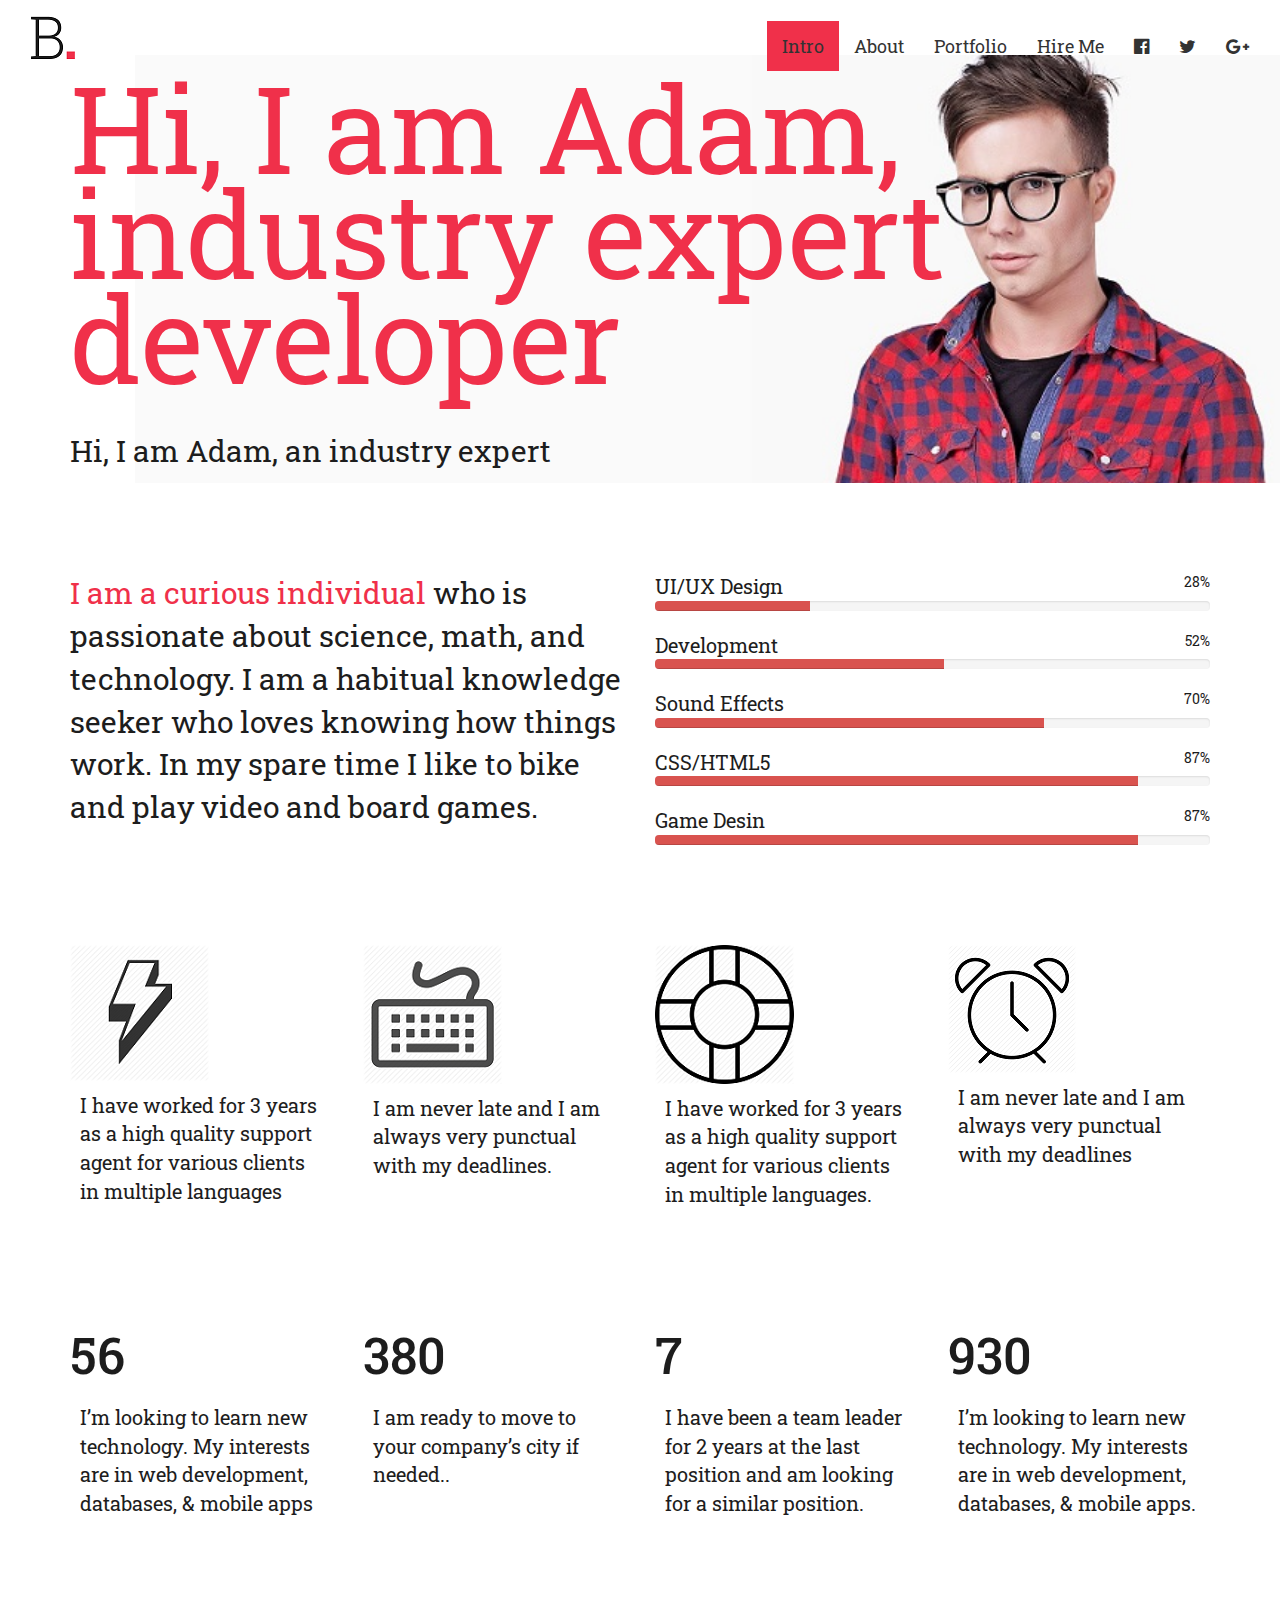
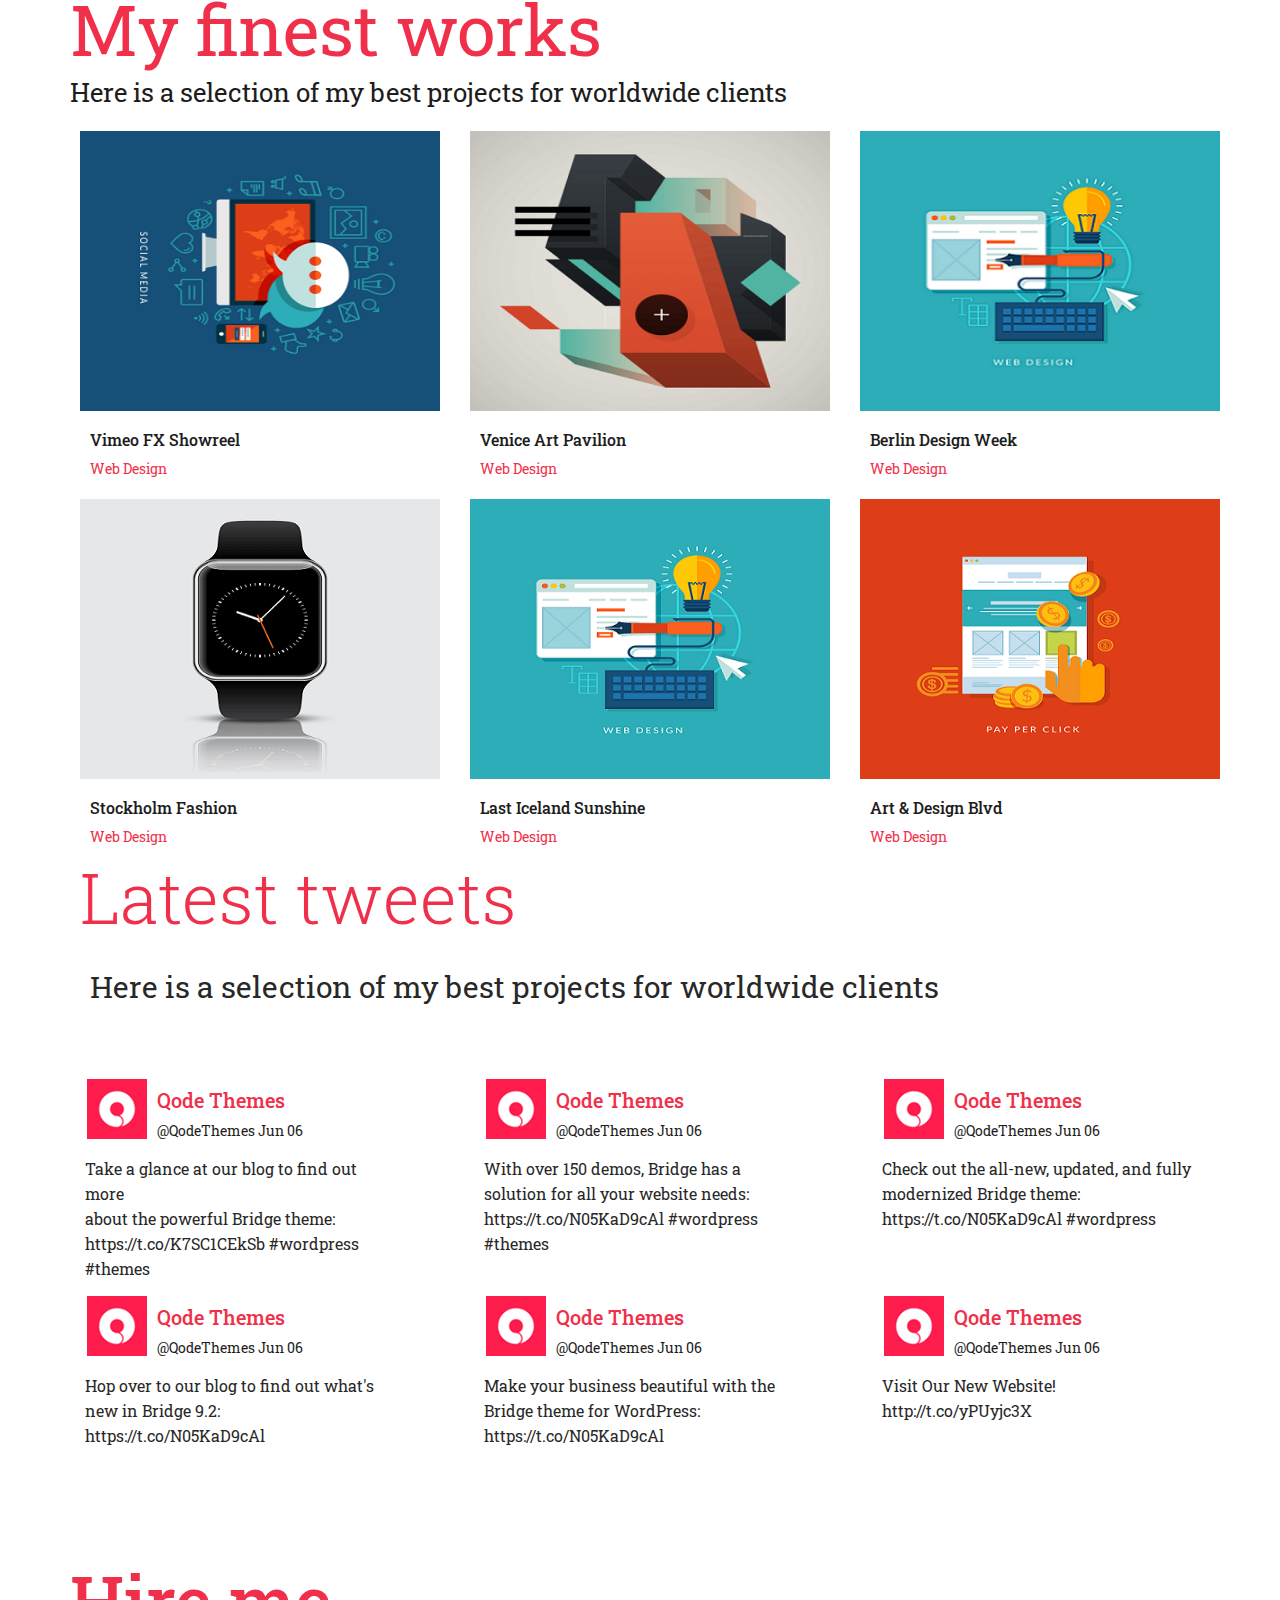
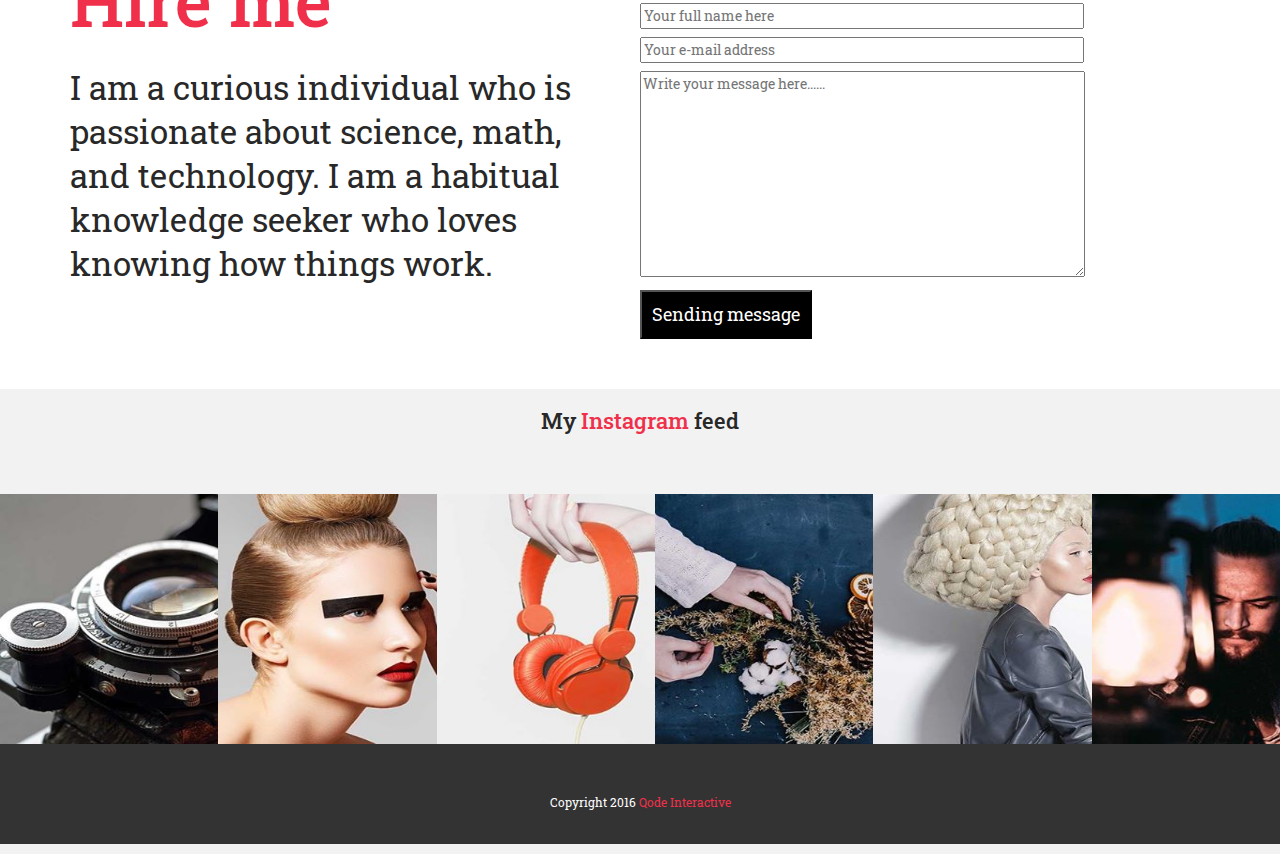
<file: index.html>
<!DOCTYPE html>
<html>
<head>
	<meta charset="UTF-8" />
	<meta name="viewport" content="width=device-width, initial-scale = 1.0, 
maximum-scale=1.0, user-scalable=no" /> 
	<title>Bridge | Just another WordPress site</title>
  <link rel="stylesheet" type="text/css" href="reset style.css">
	<link rel="stylesheet" href="https://maxcdn.bootstrapcdn.com/bootstrap/3.3.7/css/bootstrap.min.css">
  <link href="https://fonts.googleapis.com/css?family=Open+Sans" rel="stylesheet">
  <link href="https://fonts.googleapis.com/css?family=Roboto+Slab" rel="stylesheet">
	<link rel="stylesheet" type="text/css" href="style.css">
   <link rel="stylesheet" href="https://cdnjs.cloudflare.com/ajax/libs/font-awesome/4.7.0/css/font-awesome.min.css">

  <script src="https://ajax.googleapis.com/ajax/libs/jquery/3.2.1/jquery.min.js"></script>
  <script src="https://maxcdn.bootstrapcdn.com/bootstrap/3.3.7/js/bootstrap.min.js"></script>
	
</head>
<body>
  <!-- <div class="container-fluid"> -->
      <div class="top">
          <div class="container-fluid">
              <nav class="navbar">
                <div class="navbar-header">
                      <button type="button" class="navbar-toggle" data-toggle="collapse" data-target="#myNavbar">
                           <span class="icon-bar"></span>
                           <span class="icon-bar"></span>
                           <span class="icon-bar"></span>                        
                       </button>
                      <a class="navbar-brand" href="#myPage"><img src="1.png"></a>
               </div>
               <div class="collapse navbar-collapse" id="myNavbar">
                     <ul class="nav navbar-nav navbar-right">
                        <li><a href="#about" class="active">Intro</a></li>
                        <li><a href="#services" class="not-active">About</a></li>
                        <li><a href="#portfolio" class="not-active">Portfolio</a></li>
                        <li><a href="#pricing" class="not-active">Hire Me</a></li>
     	                  <li><a href="#" class="not-active"><i class="fa fa-facebook-official"></i></a></li>
                        <li><a href="#" class="not-active"><i class="fa fa-twitter"></i></a></li>
                        <li><a href="#" class="not-active"><i class="fa fa-google-plus"></i></a></li>
                     </ul>
              </div>
            </nav>
      </div>
           <div class="container">
  	           <div class="row">
                   <div class="col-md-12 col-sm-12 text">
                       <h1>Hi, I am Adam, industry expert developer</h1>
                       <p>Hi, I am Adam, an industry expert</p>
                   </div>
  	            </div>
             </div>
 </div>
<div class="conteiner">
  <div class="row">
    <div style="height:480px;"></div>
  </div>
</div>

<div class="line">
  <div class="container">
    <div class="row">
      <div class="col-md-6 col-sm-12 para">
          <p><span style="color:#f0304a;">I am a curious individual</span>  who is passionate about science, math, and technology. I am a habitual knowledge seeker who loves knowing how things work. In my spare time I like to bike and play video and board games.</p>
   	  </div>
    <div class="col-md-6 col-sm-12 pragress-bar">
         <span style="font-size:20px;"> UI/UX Design</span>
         <span style="float:right";>28%</span>
         <div class="progress">
              <div class="progress-bar progress-bar-danger"  style="width:28%" >
              </div>
         </div>
         <span style="font-size:20px";>Development</span>
         <span style="float:right";>52%</span>
      <div class="progress">
            <div class="progress-bar progress-bar-danger" style="width:52%">
            </div>
      </div>
         <span style="font-size:20px;">Sound Effects</span>
         <span style="float:right";>70%</span>

      <div class="progress">
            <div class="progress-bar progress-bar-danger"style="width:70%">
            </div>
      </div>
          <span style="font-size:20px;">CSS/HTML5</span>
          <span style="float:right";>87%</span>
      <div class="progress">
            <div class="progress-bar progress-bar-danger"  style="width:87%">
            </div>
      </div>
          <span style="font-size:20px;">Game Desin</span>
          <span style="float:right";>87%</span>
       <div class="progress">
            <div class="progress-bar progress-bar-danger"  style="width:87%">
            </div>
        </div>
     </div>
   </div>
  </div>
</div>
<div class="conteiner">
  <div class="row">
    <div style="height:80px;"></div>
  </div>
</div>
<div class="icons">
    <div class="container">
        <div class="row"> 
          <div class="photos">
            <div class="col-md-3 col-sm-6 ">
              <img src="3.png">
                 <p> I have worked for 3 years as a high quality support agent for various clients in multiple languages</p>
            </div>
             <div class="col-md-3 col-sm-6">
              <img src="4.png">
                 <p> I am never late and I am always very punctual with my deadlines.</p>
            </div>
             <div class="col-md-3 col-sm-6">
              <img src="5.png">
                 <p> I have worked for 3 years as a high quality support agent for various clients in multiple languages.</p>
            </div>
             <div class="col-md-3 col-sm-6">
              <img src="6.png">
                 <p> I am never late and I am always very punctual with my deadlines</p>
            </div>
          </div>
        </div>
      </div>
</div>
<div class="conteiner">
  <div class="row">
    <div style="height:80px;"></div>
  </div>
</div>
<div class="Numbers">
     <div class="container">
        <div class="row"> 
            <div class="col-md-3 col-sm-6 ">
              <h1>56</h1>
                 <p> I’m looking to learn new technology. My interests are in web development, databases, & mobile apps</p>
            </div>
             <div class="col-md-3 col-sm-6">
               <h1>380</h1>
                 <p> I am ready to move to your company’s city if needed..</p>
            </div>
             <div class="col-md-3 col-sm-6">
              <h1>7</h1>
                 <p> I have been a team leader for 2 years at the last position and am looking for a similar position.</p>
            </div>
             <div class="col-md-3 col-sm-6">
              <h1>930</h1>
                 <p> I’m looking to learn new technology. My interests are in web development, databases, & mobile apps.</p>
            </div>


         </div>
      </div>
   </div>


   <div class="animate">
     <div class="container">        
            <h1>My finest works</h1>
              <p>Here is a selection of my best projects for worldwide clients</p>
              <div class="row">
                <div class="figure">

                  <div class="col-md-4 col-sm-6 photos">
                    <img src="7.png">
                       <h5 style="  font-size:16px; margin-left:20px;"> Vimeo FX Showreel</h5>
                        <p style="font-size:14px; color:#f0304a; margin-left:20px;">Web Design</p>
                  </div>
                  <div class="col-md-4 col-sm-6">
                    <img src="8.png">
                        <h5 style="  font-size:16px; margin-left:20px;"> Venice Art Pavilion</h5>
                        <p style="font-size:14px; color:#f0304a; margin-left:20px; ">Web Design</p>
                  </div>
                   <div class="col-md-4 col-sm-6">
                       <img src="9.png">
                       <h5 style="  font-size:16px; margin-left:20px;"> Berlin Design Week</h5>
                       <p style="font-size:14px; color:#f0304a; margin-left:20px;">Web Design</p>
                   </div>
                   <div class="conteiner">
                        <div class="row">
                          <div style="height:20px;"></div>
                        </div>
                      </div>
                   <div class="col-md-4 col-sm-6">
                       <img src="10.png">
                       <h5 style="  font-size:16px; margin-left:20px;"> Stockholm Fashion</h5>
                       <p style="font-size:14px; color:#f0304a; margin-left:20px;">Web Design</p>
                   </div>
                   <div class="col-md-4 col-sm-6">
                       <img src="11.png">
                       <h5 style="  font-size:16px; margin-left:20px;"> Last Iceland Sunshine</h5>
                       <p style="font-size:14px; color:#f0304a; margin-left:20px;">Web Design</p>
                   </div>
                   <div class="col-md-4 col-sm-6" >
                       <img src="12.png">
                       <h5 style=" font-size:16px; margin-left:20px;"> Art & Design Blvd</h5>
                       <p style="font-size:14px; color:#f0304a; margin-left:20px;">Web Design</p>
                   </div>
                </div>             
            </div>
        </div>
   </div>
<div class="latest">
    <div class="container">
      <div class="row">
       <div class="row">
           <div class="tweets">
              <h1>Latest tweets</h1>
              <div class="conteiner">
                        <div class="row">
                          <div style="height:30px;"></div>
                        </div>
                      </div>

                <div class="conteiner">
                    <div class="row">
                         <div style="height:30px;"></div>
                    </div>
                </div>
              <p>Here is a selection of my best projects for worldwide clients</p>
            </div>
         </div>
            <div class="conteiner">
              <div class="row">
                <div style="height:80px;"></div>
              </div>
            </div>
           <div class="column">
              <div class="row">
               <div class="col-md-4 qode">
                   <img src="13.png">
                   <h5>Qode Themes</h5>
                   <span>@QodeThemes</span>
                   <span>Jun 06</span>
                   <p>Take a glance at our blog to find out more<br> about the powerful Bridge theme:<br> https://t.co/K7SC1CEkSb #wordpress<br> #themes</p>
                </div>
                <div class="col-md-4 qode">
                   <img src="13.png">
                   <h5>Qode Themes</h5>
                   <span>@QodeThemes</span>
                   <span>Jun 06</span>
                   <p>With over 150 demos, Bridge has a<br> solution for all your website needs:<br> https://t.co/N05KaD9cAl #wordpress<br> #themes</p>
                </div>
                <div class="col-md-4 qode">
                   <img src="13.png">
                   <h5>Qode Themes</h5>
                   <span>@QodeThemes</span>
                   <span>Jun 06</span>
                   <p>Check out the all-new, updated, and fully<br> modernized Bridge theme:<br> https://t.co/N05KaD9cAl #wordpress</p>
                </div>
              </div>
              <div class="row">
                <div class="col-md-4 qode">
                   <img src="13.png">
                   <h5>Qode Themes</h5>
                   <span>@QodeThemes</span>
                   <span>Jun 06</span>
                   <p>Hop over to our blog to find out what's<br> new in Bridge 9.2:<br> https://t.co/N05KaD9cAl</p>
                </div>
                <div class="col-md-4 qode">
                   <img src="13.png">
                   <h5 >Qode Themes</h5>
                   <span>@QodeThemes</span>
                   <span>Jun 06</span>
                   <p>Make your business beautiful with the<br> Bridge theme for WordPress:<br> https://t.co/N05KaD9cAl</p>
                </div>
                <div class="col-md-4 qode">
                   <img src="13.png">
                   <h5>Qode Themes</h5>
                   <span>@QodeThemes</span>
                   <span>Jun 06</span>
                   <p>Visit Our New Website!<br> http://t.co/yPUyjc3X</p>
                </div>
              </div>
            </div> <!--column end-->
        </div> <!--row end-->
   </div> <!--container end-->
</div> <!--latest-->


 <div style="height:80px;"></div>   
 <div class="container">   <!-- container start-->
    <div class="row">       <!--row start-->
        <div class="hire">
              <div class="col-sm-12 col-md-6">
                  <h2>Hire me</h2>
                  <div style="height:20px;"></div>
                  <p>I am a curious individual who is passionate about science, math, and technology. I am a habitual knowledge seeker who loves knowing how things work.</p>      
              </div>            
                <div class="text-box">
                  <div class="conteiner">
                       <div style="height:50px;"></div>
                        
                    </div>
                      
                        <div style="height:8px;"></div>
                        <span>
                            <input type="text" name="full name"value size="50" placeholder="Your full name here">
                       </span>
                       <div style="height:8px;"></div>
                       <span>
                              <input type="email" name="email" value size="50" placeholder="Your e-mail address">
                       </span>
                       <div style="height:8px;"></div>
                               <textarea name="message" cols="50" rows="10" placeholder="Write your message here......"></textarea>
                       <div style="height:8px;"></div>
                       <div class="table">
                             <input type="submit" value="Sending message">
                             <img src="20.gif" alt="ajax loader"  style="visibility:hidden">
                     </div>
                  </div>                
              </div>
    </div>  <!--row end--> 
 </div>  <!-- container end--> 
                   <div class="conteiner">
                        <div class="row">
                          <div style="height:30px;"></div>
                        </div>
                      </div>

<div class="footer">
     <div class="container-fluid">
        <div class="row">
           <div class="instagram">
            <div class="row">
               <h3>My <span style="color:#f0304a">Instagram </span>feed</h3>
              </div>
              <div class="conteiner">
                        <div class="row">
                          <div style="height:50px;"></div>
                        </div>
                      </div>

              <div class="row">
               <div class="col-md-2 col-sm-12">
                  <img src="14.jpg">
               </div>
               <div class="col-md-2 col-sm-12">
                  <img src="15.jpg">
               </div>
               <div class="col-md-2 col-sm-12">
                  <img src="16.jpg">
               </div>
               <div class="col-md-2 col-sm-12">
                  <img src="17.jpg">
               </div>
               <div class="col-md-2 col-sm-12">
                  <img src="18.jpg">
               </div>
               <div class="col-md-2 col-sm-12">
                  <img src="19.jpg">
               </div>

             </div> <!--img row-->
          </div> <!--instagram-->
        </div>   <!--row-->
     </div>    <!--container-fulid-->
    <div class="container-fluid">
      <div class="row">
         <div class="bottom">
            <p>Copyright 2016 <span style="color:#f0304a">Qode Interactive</span></p>
         </div>
      </div>
    </div>
  </div>   <!--footer-->
 </body>
</html>
</file>
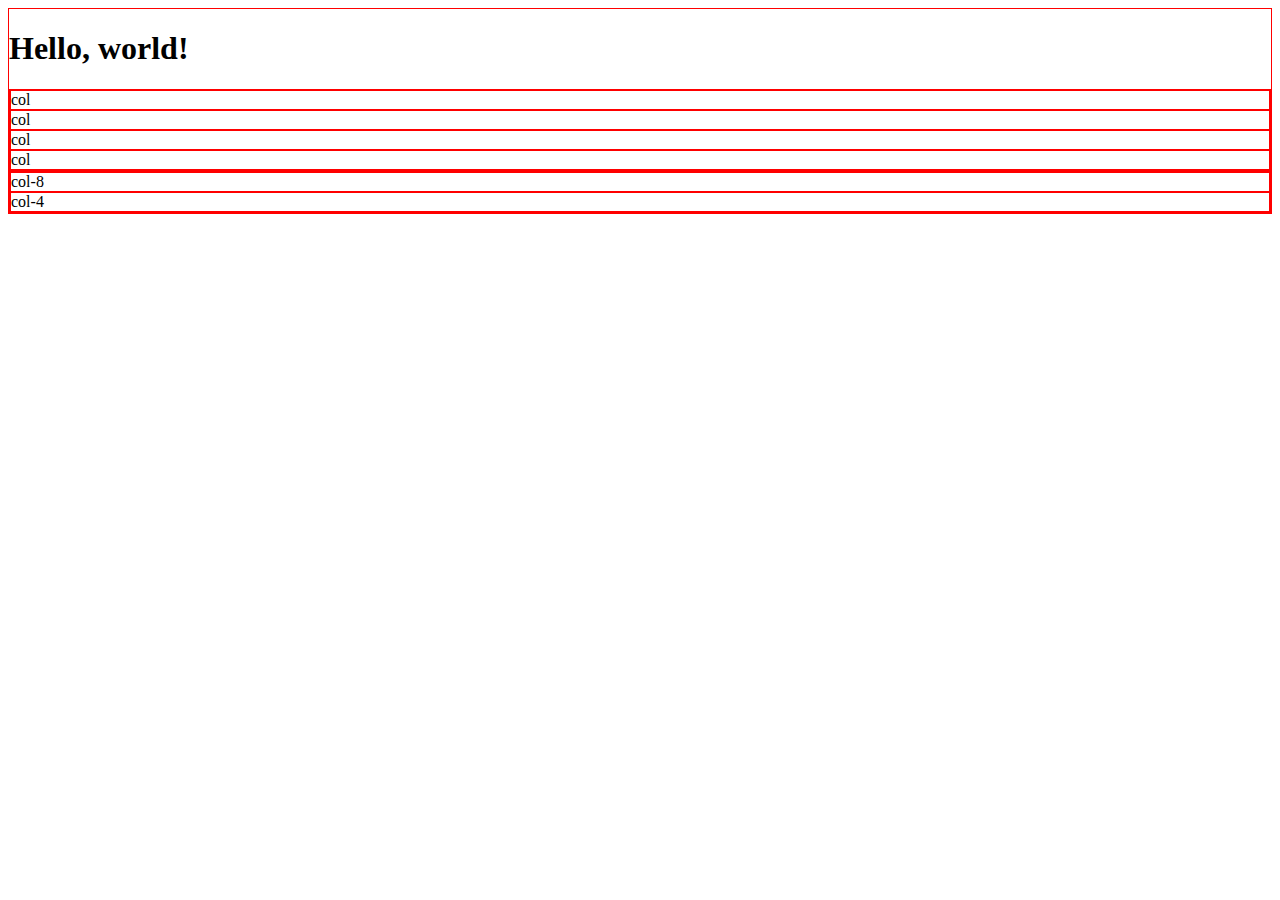
<file: boot.html>
<!DOCTYPE html>
<html lang="en">
  <head>
    <!-- Required meta tags -->
    <meta charset="utf-8">
    <meta name="viewport" content="width=device-width, initial-scale=1, shrink-to-fit=no">
    <link rel="stylesheet" type="text/css" href="style1.css">
    <!-- Bootstrap CSS -->
    <link rel="stylesheet" href="https://maxcdn.bootstrapcdn.com/bootstrap/4.0.0-beta/css/bootstrap.min.css" integrity="sha384-/Y6pD6FV/Vv2HJnA6t+vslU6fwYXjCFtcEpHbNJ0lyAFsXTsjBbfaDjzALeQsN6M" 
    crossorigin="anonymous">
  </head>
  <body>
  	
  <div class="container">
  
    <h1>Hello, world!</h1>
   <div class="row">
  <div class="col">col</div>
  <div class="col">col</div>
  <div class="col">col</div>
  <div class="col">col</div>
</div>
<div class="row">
  <div class="col-8">col-8</div>
  <div class="col-4">col-4</div>
</div>


    <!-- Optional JavaScript -->
    <!-- jQuery first, then Popper.js, then Bootstrap JS -->
    <script src="https://code.jquery.com/jquery-3.2.1.slim.min.js" integrity="sha384-KJ3o2DKtIkvYIK3UENzmM7KCkRr/rE9/Qpg6aAZGJwFDMVNA/GpGFF93hXpG5KkN" crossorigin="anonymous"></script>
    <script src="https://cdnjs.cloudflare.com/ajax/libs/popper.js/1.11.0/umd/popper.min.js" integrity="sha384-b/U6ypiBEHpOf/4+1nzFpr53nxSS+GLCkfwBdFNTxtclqqenISfwAzpKaMNFNmj4" crossorigin="anonymous"></script>
    <script src="https://maxcdn.bootstrapcdn.com/bootstrap/4.0.0-beta/js/bootstrap.min.js" integrity="sha384-h0AbiXch4ZDo7tp9hKZ4TsHbi047NrKGLO3SEJAg45jXxnGIfYzk4Si90RDIqNm1" crossorigin="anonymous"></script>
    
    </div>
    
  </body>
</html>
</file>
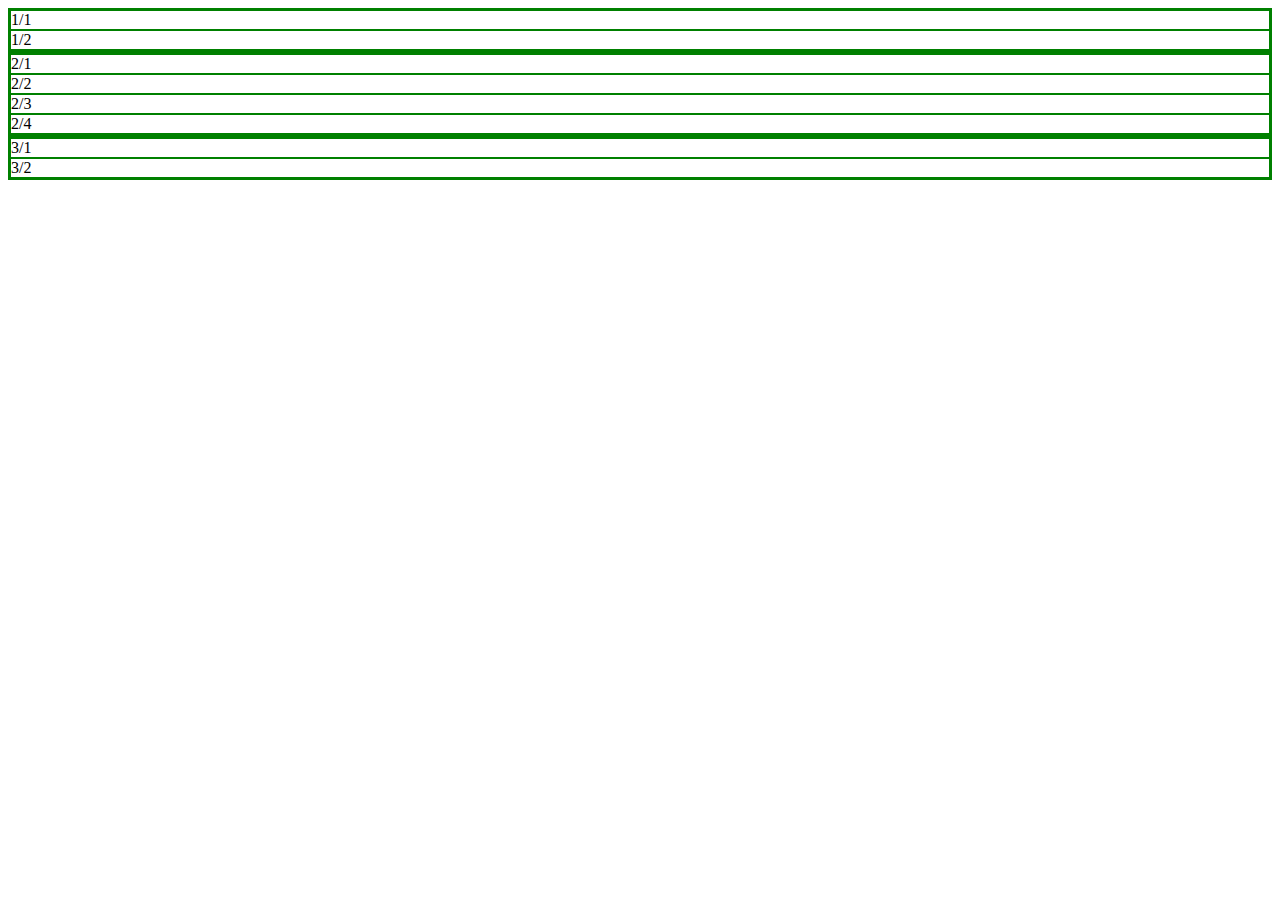
<file: grid.html>
<!DOCTYPE html>
<html>
<head>
	<title>Grid</title>
	<meta charset="utf-8">
    <meta name="viewport" content="width=device-width, initial-scale=1, shrink-to-fit=no">
    <!-- Bootstrap CSS -->
    <link rel="stylesheet" href="https://maxcdn.bootstrapcdn.com/bootstrap/4.0.0-beta/css/bootstrap.min.css" integrity="sha384-/Y6pD6FV/Vv2HJnA6t+vslU6fwYXjCFtcEpHbNJ0lyAFsXTsjBbfaDjzALeQsN6M" 
    crossorigin="anonymous">
  </head>
	<style>
        div{
        	border: 1px solid green;
        }

	</style>
</head>
<body>
	<div class="container">
 		<div class="row">
           <div class="col-md-9 ">
           	1/1
           </div>
           <div class="col-md-3 ">
           	1/2
           </div>
 		</div>
	</div>

<div class="container">
 		<div class="row">
           <div class="col-md-6 col-lg-3 ">
           	2/1
           </div>
           <div class="col-md-6 col-lg-3 ">
           	2/2
           </div>
           <div class="col-md-6 col-lg-3">
           	2/3
           </div>
           <div class="col-md-6 col-lg-3">
           	2/4
           </div>
 		</div>
	</div>

	<div class="container">
 		<div class="row">
           <div class="col-md-12 col-lg-6">
           	3/1
           </div>
           <div class="col-md-12 col-lg-6">
           	3/2
           </div>
 		</div>
	</div>







	

<script src="https://code.jquery.com/jquery-3.2.1.slim.min.js" integrity="sha384-KJ3o2DKtIkvYIK3UENzmM7KCkRr/rE9/Qpg6aAZGJwFDMVNA/GpGFF93hXpG5KkN" crossorigin="anonymous"></script>
    <script src="https://cdnjs.cloudflare.com/ajax/libs/popper.js/1.11.0/umd/popper.min.js" integrity="sha384-b/U6ypiBEHpOf/4+1nzFpr53nxSS+GLCkfwBdFNTxtclqqenISfwAzpKaMNFNmj4" crossorigin="anonymous"></script>
    <script src="https://maxcdn.bootstrapcdn.com/bootstrap/4.0.0-beta/js/bootstrap.min.js" integrity="sha384-h0AbiXch4ZDo7tp9hKZ4TsHbi047NrKGLO3SEJAg45jXxnGIfYzk4Si90RDIqNm1" crossorigin="anonymous"></script>



</body>
</html>
</file>
<file: style.css>
body{
	background-color: #fff;
	font-family: 'Roboto Slab', sans-serif;
    color: #1d1d1d;
    overflow-x: hidden;
 
 }

.navbar ul li a{
	float: left;
	font-size: 18px;
	margin-top: 20px;
	color: #333;
}
.navbar ul li a:hover{
	background-color: none;
}

.active{
	background-color: #f0304a;
	line-height: inherit;
}
 .text{
	background-image: url("2.jpg");
	background-repeat: no-repeat;
	background-size: 100%;
	max-width: 1280px;
	  background-position: 80px -40px;
	  z-index: -1;
	  position: absolute;
	  top: 55px;
    
	
}

.text h1{
	font-size: 120px;
    color: #f0304a;
   font-weight: 400;
   text-transform: none;
 line-height: 105px;
 font-style: none;

}
.text p{
	font-size: 30px;
	margin-top: 40px;
}
.color{

	margin-top: 484px;
}
.para p{
	font-size: 30px;
	

}
.progress{
	height: 10px;
	
}
.icons p{
 padding: 10px;
 font-size: 20px;
}
.Numbers h1{
	font-size: 50px;
}

.Numbers p{
	padding: 10px;
	font-size: 20px;
}


.animate h1{
	margin-top: 5%;
font-size: 70px;
line-height: 70px;
font-weight: 400;
color:#f0304a;
}

.animate p{
font-size: 26px;
}
.figure img{
	padding: 10px;
	width: 380px;
	height: 300px;
}
.tweets h1{
	font-size: 70px;
	line-height: 40px;
	margin-left: 40px;
	color: #f0304a;
	text-transform: none;
	font-weight: 300;


}
.tweets p{
	font-size: 30px;
	line-height: 0px;
	margin-left: 50px;
	color: #282828;
	text-transform: none;
}
.latest img{
margin-left: 30px;
margin-right: 10px;
float:left;

 }
 .column{
 	overflow: hidden;
 	padding: 2px;
 }
 .qode h5{
 	font-size:  20px;
 	color:#f0304a;
 }
.qode p{
font-size: 16px;
line-height: 25px;
padding: 15px;
margin: 0 13px;
color: #282828;
}

.hire h2 {
    color: #f0304a;
    font-size: 70px;
    line-height: 70px;
    text-transform: none;
}.hire p {
    font-size: 33px;
    line-height: 44px;
    color: #282828;
    letter-spacing: 0px;
    text-transform: none;
}
.table input{
	font-size: 18px;
	padding: 10px;
	background-color: #000;
	color: #fff;
}
.table input:hover{
	background-color: #f0304a;
}
.footer{
	background-color: #f2f2f2;
}
.instagram h3{
	text-align: center;
	color: #282828;
	font-size: 22px;
}
.instagram img{
	width: 300px;
	height: 250px;
}
.bottom p{
	font-size: 12px;
	background-color: #333;
	color: #fff;
	text-align: center;
	text-transform: none;
	height: 100px;
	padding: 50px;
}
</file>
<file: style1.css>
div{
	border:1px solid red;
}
</file>
<file: reset style.css>
/* http://meyerweb.com/eric/tools/css/reset/ 
   v2.0 | 20110126
   License: none (public domain)
*/

html, body, div, span, applet, object, iframe,
h1, h2, h3, h4, h5, h6, p, blockquote, pre,
a, abbr, acronym, address, big, cite, code,
del, dfn, em, img, ins, kbd, q, s, samp,
small, strike, strong, sub, sup, tt, var,
b, u, i, center,
dl, dt, dd, ol, ul, li,
fieldset, form, label, legend,
table, caption, tbody, tfoot, thead, tr, th, td,
article, aside, canvas, details, embed, 
figure, figcaption, footer, header, hgroup, 
menu, nav, output, ruby, section, summary,
time, mark, audio, video {
	margin: 0;
	padding: 0;
	border: 0;
	font-size: 100%;
	font: inherit;
	vertical-align: baseline;
}
/* HTML5 display-role reset for older browsers */
article, aside, details, figcaption, figure, 
footer, header, hgroup, menu, nav, section {
	display: block;
}
body {
	line-height: 1;
}
ol, ul {
	list-style: none;
}
blockquote, q {
	quotes: none;
}
blockquote:before, blockquote:after,
q:before, q:after {
	content: '';
	content: none;
}
table {
	border-collapse: collapse;
	border-spacing: 0;
}
</file>
